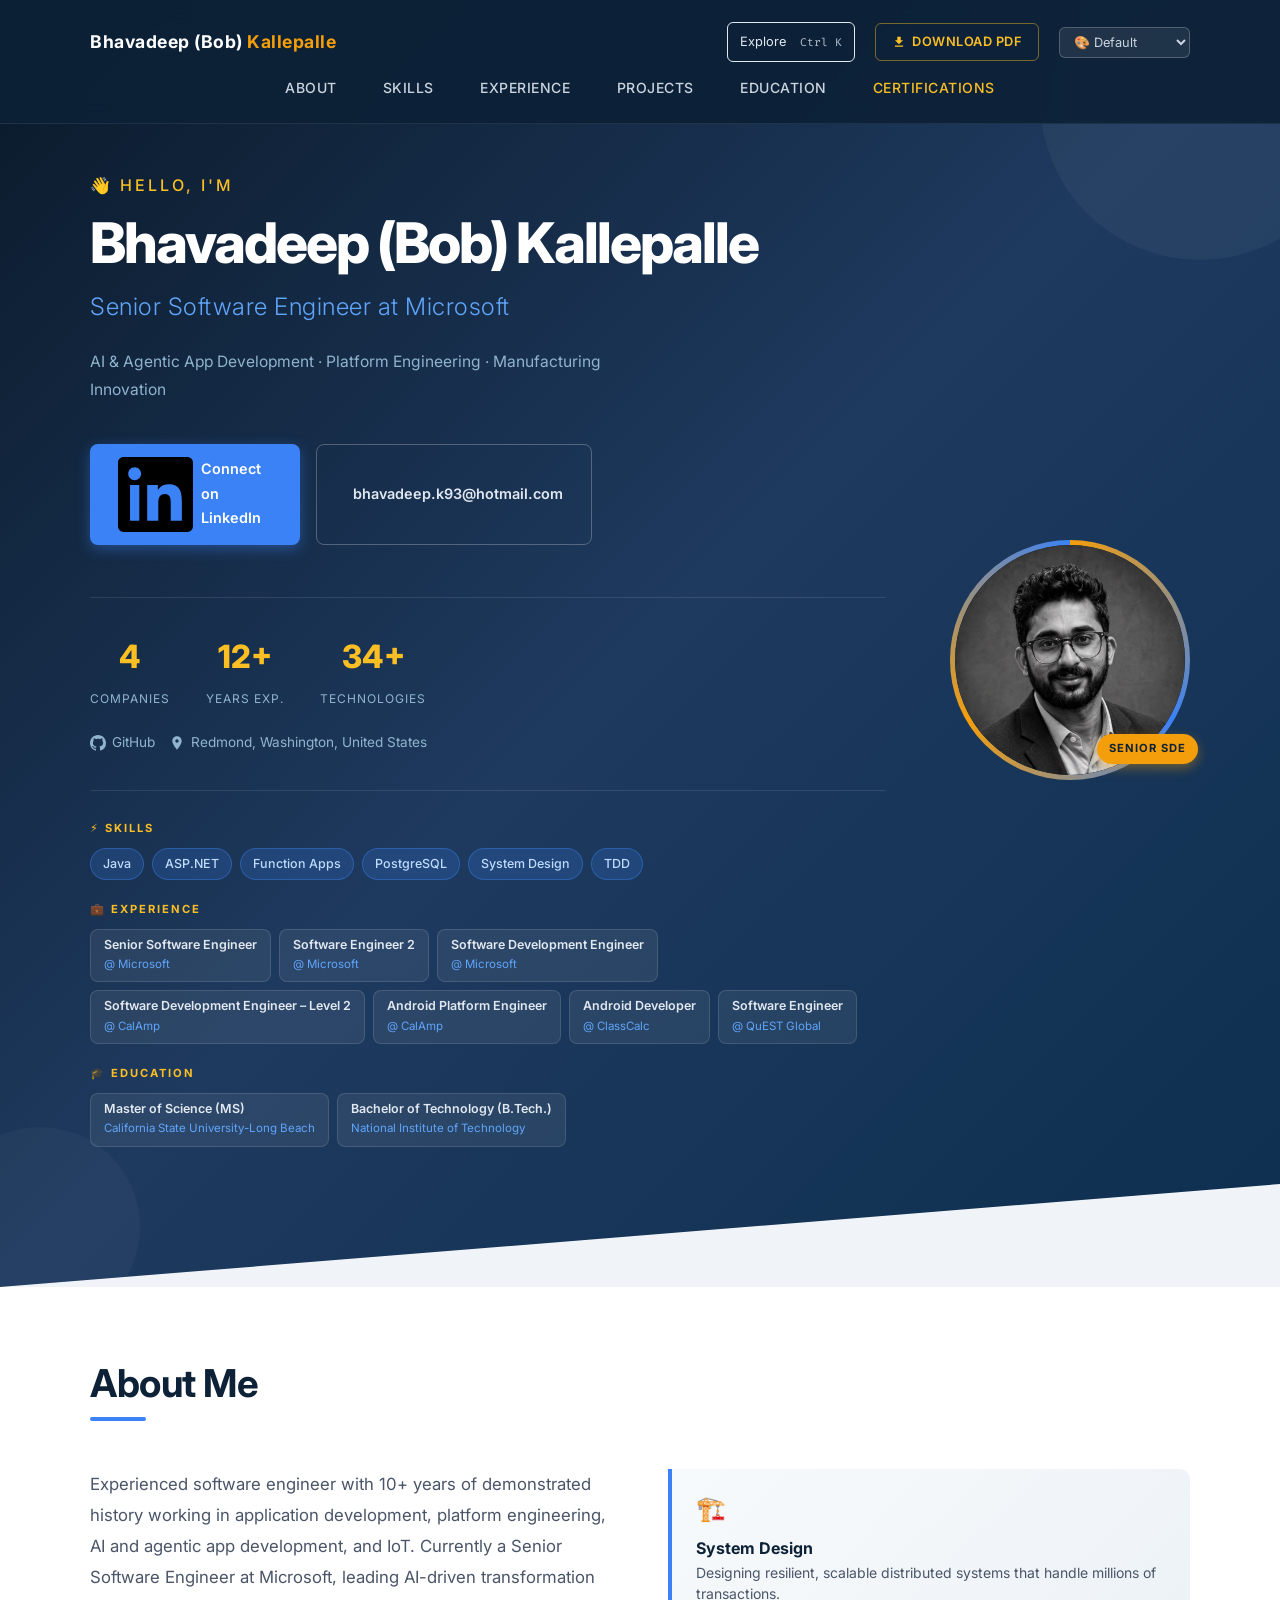
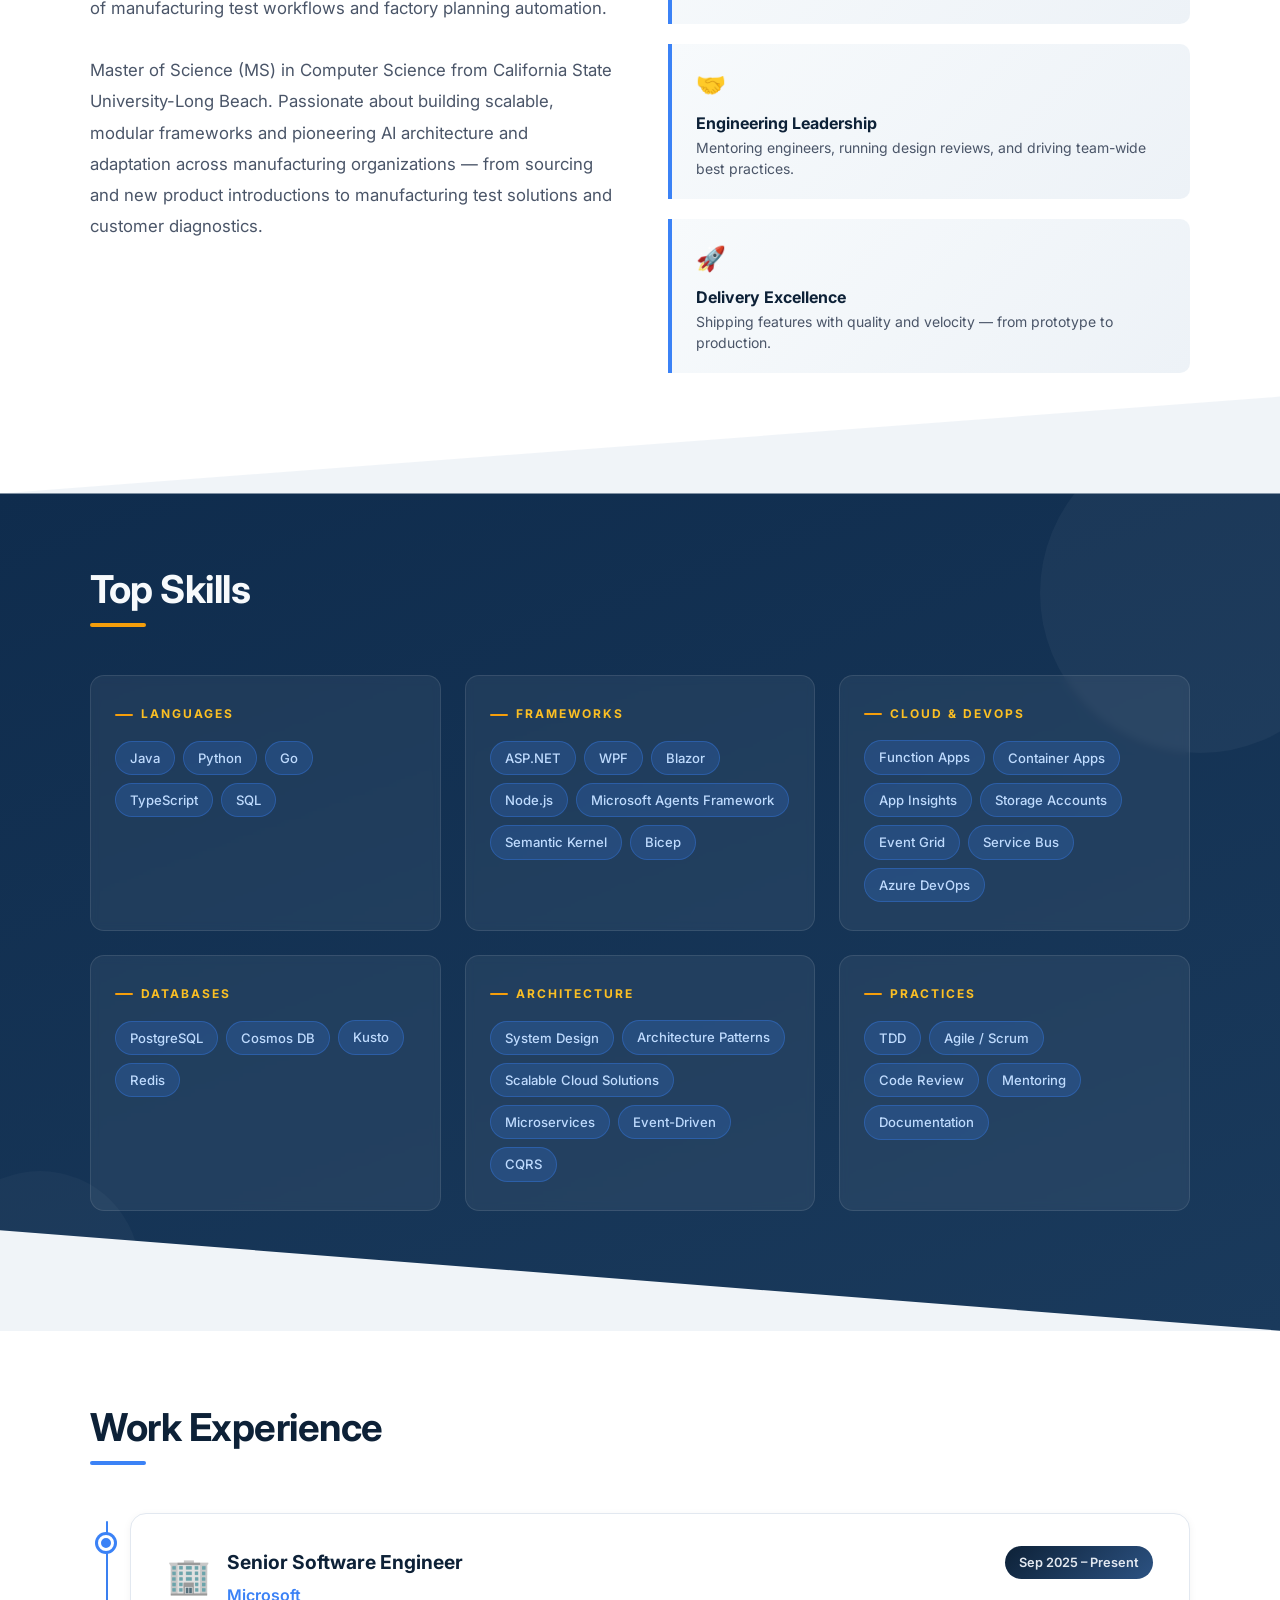
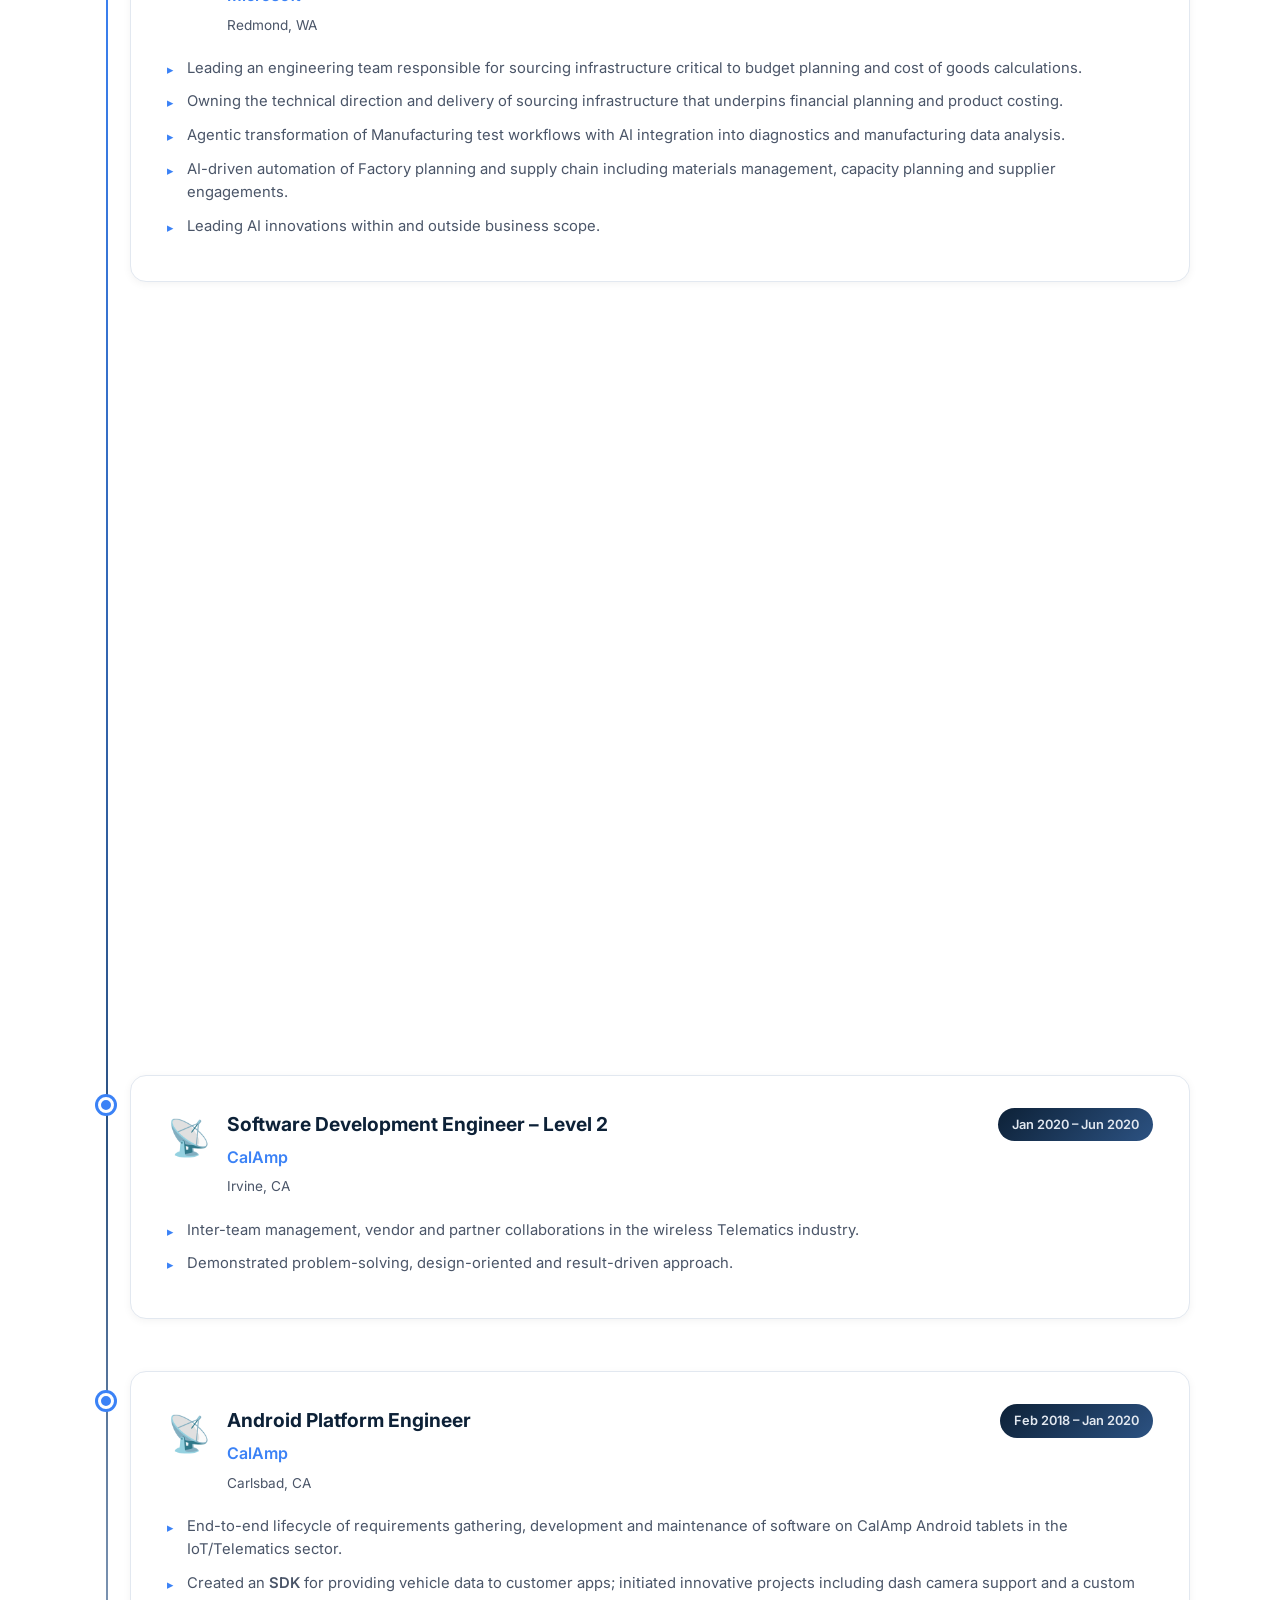
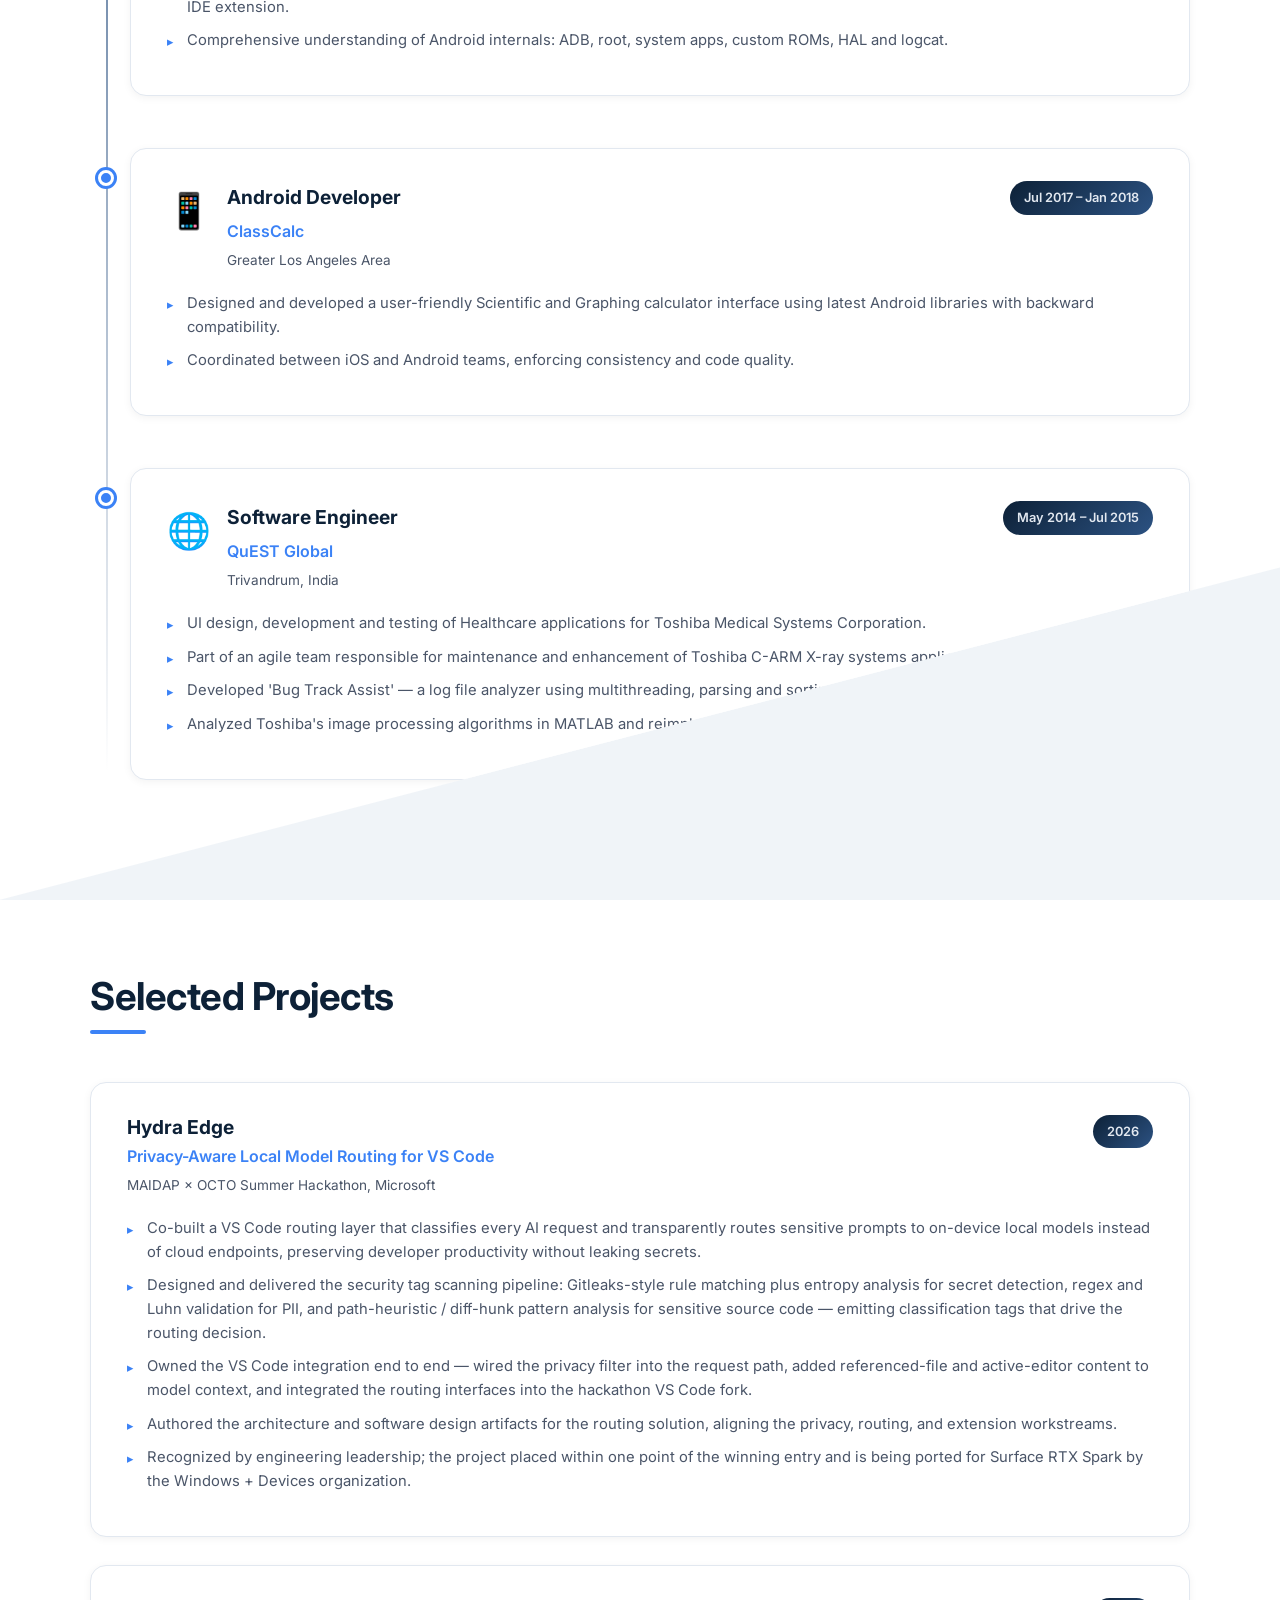
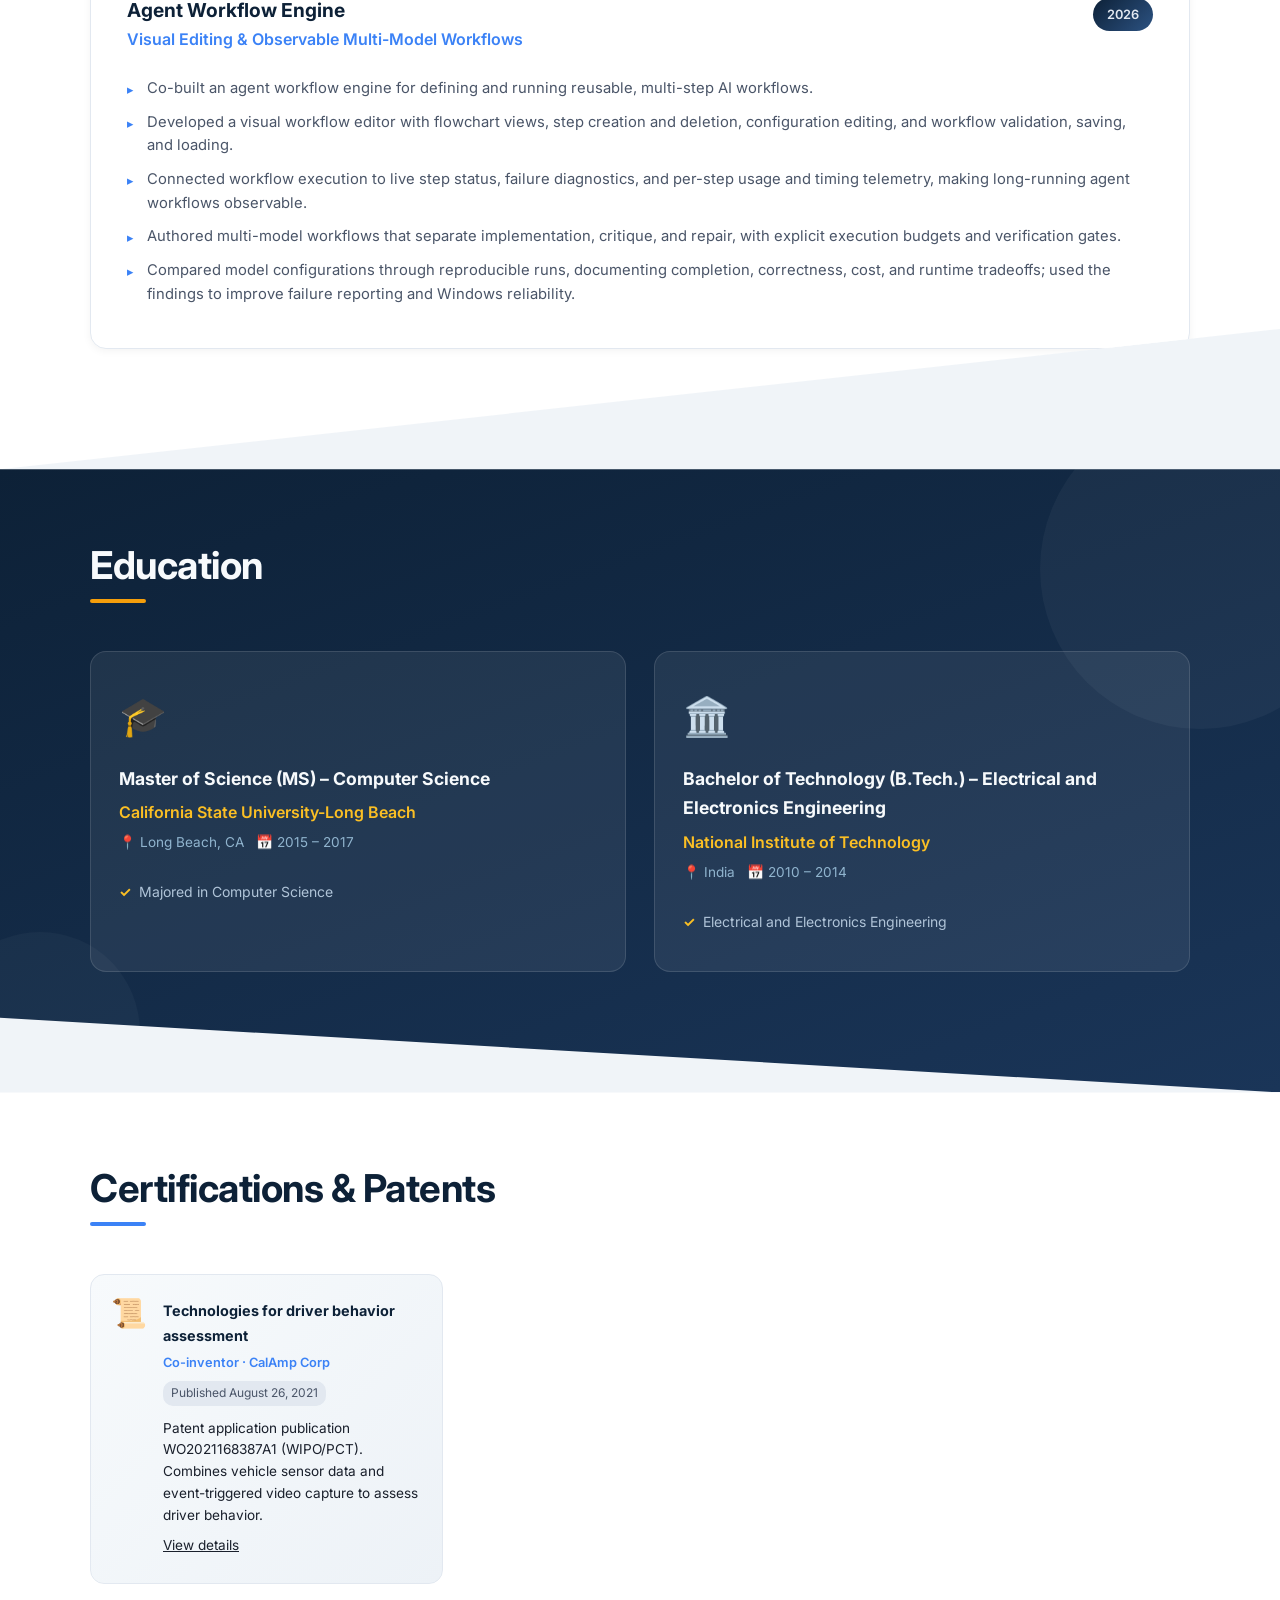
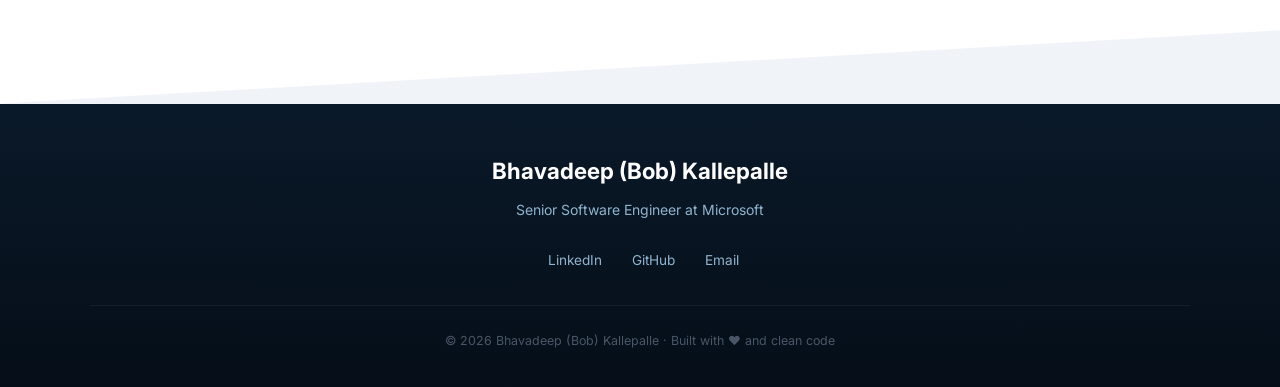
<file: index.html>
<!DOCTYPE html>
<html lang="en">
<head>
  <meta charset="UTF-8" />
  <meta name="viewport" content="width=device-width, initial-scale=1.0" />
  <title>Professional Portfolio</title>

  <!-- Apply saved theme early to prevent flash of unstyled content -->
  <script>(function(){var t=localStorage.getItem('portfolio-theme');if(t&&t!=='default')document.documentElement.setAttribute('data-theme',t);})();</script>

  <!-- Google Fonts -->
  <link rel="preconnect" href="https://fonts.googleapis.com" />
  <link rel="preconnect" href="https://fonts.gstatic.com" crossorigin />
  <link href="https://fonts.googleapis.com/css2?family=Inter:wght@300;400;500;600;700;800&family=Fira+Code:wght@400;500&family=Playfair+Display:ital,wght@0,700;0,900;1,400&display=swap" rel="stylesheet" />

  <link rel="stylesheet" href="styles.css" />
</head>
<body>

  <!-- ── Sticky Navigation ──────────────────────────────────── -->
  <nav id="nav" aria-label="Primary navigation">
    <!-- Populated by script.js -->
  </nav>

  <!-- ── Hero (Profile + Identity) ─────────────────────────── -->
  <section id="hero" class="ribbon ribbon-dark" aria-label="Introduction">
    <!-- Populated by script.js -->
  </section>

  <!-- ── About Me ───────────────────────────────────────────── -->
  <section id="about" class="ribbon ribbon-light ribbon-angled" aria-label="About me">
    <!-- Populated by script.js -->
  </section>

  <!-- ── Top Skills ─────────────────────────────────────────── -->
  <section id="skills" class="ribbon ribbon-dark ribbon-angled-reverse" aria-label="Skills">
    <!-- Populated by script.js -->
  </section>

  <!-- ── Work Experience ────────────────────────────────────── -->
  <section id="experience" class="ribbon ribbon-light ribbon-angled" aria-label="Work experience">
    <!-- Populated by script.js -->
  </section>

  <section id="projects" class="ribbon ribbon-light ribbon-angled" aria-label="Selected projects">
    <!-- Populated by script.js -->
  </section>

  <!-- ── Education ──────────────────────────────────────────── -->
  <section id="education" class="ribbon ribbon-dark ribbon-angled-reverse" aria-label="Education">
    <!-- Populated by script.js -->
  </section>

  <!-- ── Certifications ─────────────────────────────────────── -->
  <section id="certifications" class="ribbon ribbon-light ribbon-angled" aria-label="Certifications and patents">
    <!-- Populated by script.js -->
  </section>

  <!-- ── Footer ─────────────────────────────────────────────── -->
  <footer id="footer" aria-label="Footer">
    <!-- Populated by script.js -->
  </footer>

  <!-- Configuration & renderer (order matters) -->
  <script src="config.js?v=20261029"></script>
  <script src="script.js?v=20261029"></script>
</body>
</html>
</file>
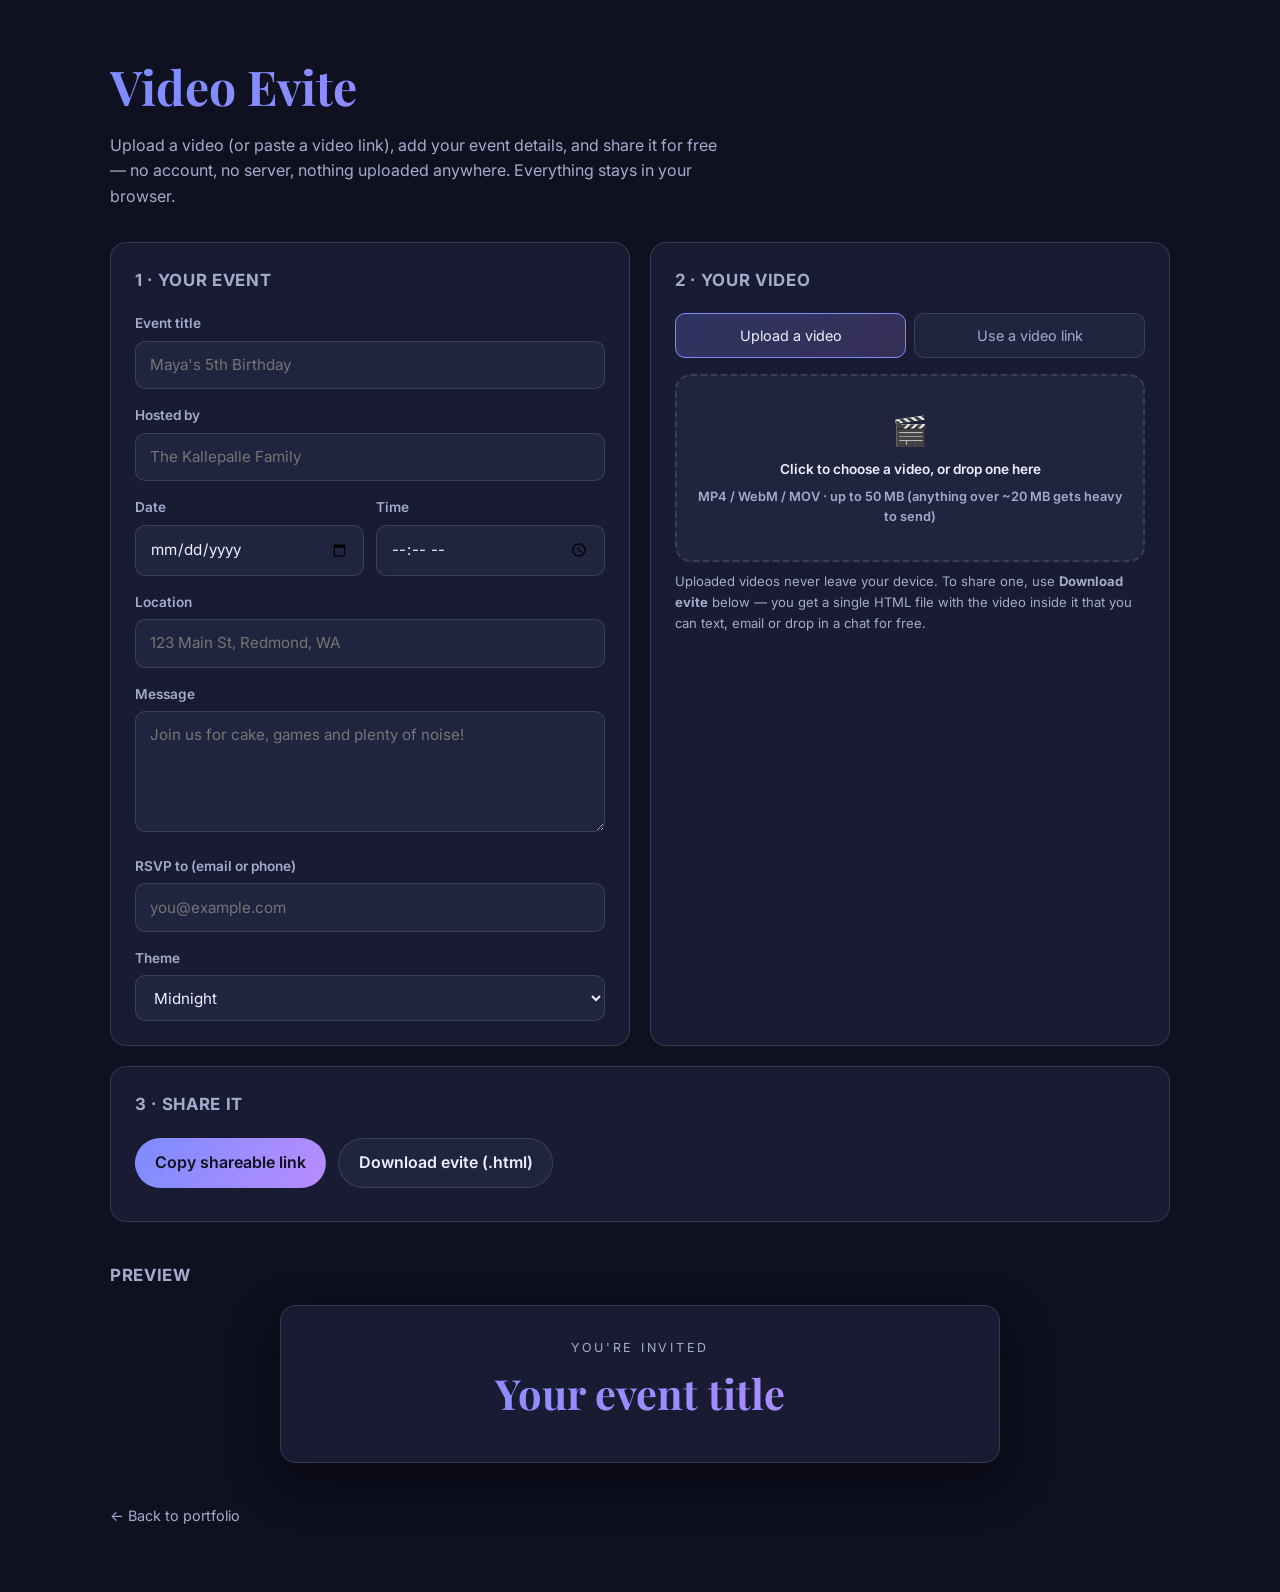
<file: evite.html>
<!DOCTYPE html>
<html lang="en">
<head>
  <meta charset="UTF-8" />
  <meta name="viewport" content="width=device-width, initial-scale=1.0" />
  <title>Video Evite</title>

  <link rel="preconnect" href="https://fonts.googleapis.com" />
  <link rel="preconnect" href="https://fonts.gstatic.com" crossorigin />
  <link href="https://fonts.googleapis.com/css2?family=Inter:wght@300;400;500;600;700;800&family=Playfair+Display:ital,wght@0,700;0,900;1,400&display=swap" rel="stylesheet" />

  <link rel="stylesheet" href="evite.css" />
</head>
<body>

  <!-- ── Guest view: shown when an evite is opened from a shared link ──────── -->
  <main id="evite-view" class="evite-view" hidden>
    <!-- Populated by evite.js -->
  </main>

  <!-- ── Builder view: create your evite ──────────────────────────────────── -->
  <main id="builder" class="builder">
    <header class="builder-header">
      <h1>Video Evite</h1>
      <p>Upload a video (or paste a video link), add your event details, and share it for free — no account, no server, nothing uploaded anywhere. Everything stays in your browser.</p>
    </header>

    <div class="builder-grid">
      <!-- Form -->
      <section class="card" aria-label="Event details">
        <h2>1 · Your event</h2>

        <label for="f-title">Event title</label>
        <input id="f-title" type="text" maxlength="80" placeholder="Maya's 5th Birthday" />

        <label for="f-host">Hosted by</label>
        <input id="f-host" type="text" maxlength="80" placeholder="The Kallepalle Family" />

        <div class="row">
          <div>
            <label for="f-date">Date</label>
            <input id="f-date" type="date" />
          </div>
          <div>
            <label for="f-time">Time</label>
            <input id="f-time" type="time" />
          </div>
        </div>

        <label for="f-location">Location</label>
        <input id="f-location" type="text" maxlength="120" placeholder="123 Main St, Redmond, WA" />

        <label for="f-message">Message</label>
        <textarea id="f-message" rows="4" maxlength="600" placeholder="Join us for cake, games and plenty of noise!"></textarea>

        <label for="f-rsvp">RSVP to (email or phone)</label>
        <input id="f-rsvp" type="text" maxlength="120" placeholder="you@example.com" />

        <label for="f-theme">Theme</label>
        <select id="f-theme">
          <option value="midnight">Midnight</option>
          <option value="sunset">Sunset</option>
          <option value="forest">Forest</option>
          <option value="rose">Rose</option>
        </select>
      </section>

      <!-- Video -->
      <section class="card" aria-label="Video">
        <h2>2 · Your video</h2>

        <div class="tabs">
          <button type="button" id="tab-upload" class="tab is-active" aria-pressed="true" aria-controls="panel-upload">Upload a video</button>
          <button type="button" id="tab-link" class="tab" aria-pressed="false" aria-controls="panel-link">Use a video link</button>
        </div>

        <div id="panel-upload" class="panel" aria-labelledby="tab-upload">
          <label for="f-file" class="dropzone" id="dropzone">
            <span class="dropzone-icon" aria-hidden="true">🎬</span>
            <span class="dropzone-text">Click to choose a video, or drop one here</span>
            <span class="dropzone-hint">MP4 / WebM / MOV · up to 50 MB (anything over ~20 MB gets heavy to send)</span>
          </label>
          <input id="f-file" type="file" accept="video/*" class="sr-only" />
          <p id="file-info" class="hint" role="status"></p>
          <p class="hint">
            Uploaded videos never leave your device. To share one, use
            <strong>Download evite</strong> below — you get a single HTML file with the video inside it
            that you can text, email or drop in a chat for free.
          </p>
        </div>

        <div id="panel-link" class="panel" hidden aria-labelledby="tab-link">
          <label for="f-url">Video link (YouTube, Vimeo, or a direct .mp4/.webm URL)</label>
          <input id="f-url" type="url" placeholder="https://www.youtube.com/watch?v=..." />
          <p class="hint">A video link is the easiest way to share: it fits inside the shareable link below.</p>
        </div>
      </section>
    </div>

    <!-- Share -->
    <section class="card share-card" aria-label="Share">
      <h2>3 · Share it</h2>
      <div class="share-actions">
        <button type="button" id="btn-link" class="btn btn-primary">Copy shareable link</button>
        <button type="button" id="btn-download" class="btn">Download evite (.html)</button>
        <button type="button" id="btn-share" class="btn" hidden>Share…</button>
      </div>
      <p id="share-status" class="hint" role="status" aria-live="polite"></p>
      <input id="share-link" class="share-link" type="text" readonly hidden aria-label="Shareable link" />
    </section>

    <!-- Preview -->
    <section class="preview-wrap" aria-label="Preview">
      <h2 class="preview-title">Preview</h2>
      <div id="preview" class="evite-view preview"></div>
    </section>

    <footer class="builder-footer">
      <a href="index.html">← Back to portfolio</a>
    </footer>
  </main>

  <script src="evite.js?v=20260924"></script>
</body>
</html>
</file>
<file: styles.css>
/* ============================================================
   Professional Portfolio — Styles
   ============================================================ */

/* ── Reset & Base ─────────────────────────────────────────── */
*, *::before, *::after { box-sizing: border-box; margin: 0; padding: 0; }

:root {
  /* Primary palette */
  --navy:        #0d2137;
  --navy-mid:    #1e3a5f;
  --navy-light:  #2c5282;
  --accent:      #3b82f6;
  --accent-glow: #60a5fa;
  --gold:        #f59e0b;
  --gold-light:  #fbbf24;

  /* Neutrals */
  --bg:          #f0f4f8;
  --surface:     #ffffff;
  --text:        #1a202c;
  --text-muted:  #4a5568;
  --border:      #e2e8f0;

  /* Ribbon colours (one per section) */
  --ribbon-hero:    var(--navy);
  --ribbon-about:   #1a365d;
  --ribbon-skills:  #0f2c4d;
  --ribbon-exp:     #152a45;
  --ribbon-edu:     #1e3a5f;
  --ribbon-certs:   #0d2137;
  --ribbon-footer:  #0a1929;

  /* Typography */
  --font-sans:  'Inter', system-ui, -apple-system, sans-serif;
  --font-mono:  'Fira Code', 'Cascadia Code', monospace;

  /* Transitions */
  --transition: 0.3s ease;
  --nav-height: 148px;
}

html { font-size: 16px; }
@media (prefers-reduced-motion: no-preference) { html { scroll-behavior: smooth; } }

body {
  font-family: var(--font-sans);
  background: var(--bg);
  color: var(--text);
  line-height: 1.7;
  overflow-x: hidden;
}

/* ── Typography helpers ───────────────────────────────────── */
h1, h2, h3, h4 { line-height: 1.25; font-weight: 700; }
a { color: var(--accent); text-decoration: none; transition: color var(--transition); }
a:hover { color: var(--accent-glow); }
strong { font-weight: 600; }

/* ── Ribbon base ──────────────────────────────────────────── */
.ribbon {
  position: relative;
  overflow: hidden;
  padding: 72px 0 80px;
}

/* Diagonal decorative stripe on every ribbon */
.ribbon::before {
  content: "";
  position: absolute;
  top: -60px; right: -80px;
  width: 320px; height: 320px;
  border-radius: 50%;
  background: rgba(255,255,255,0.04);
  pointer-events: none;
}
.ribbon::after {
  content: "";
  position: absolute;
  bottom: -40px; left: -60px;
  width: 200px; height: 200px;
  border-radius: 50%;
  background: rgba(255,255,255,0.03);
  pointer-events: none;
}

/* Angled bottom edge for ribbon effect */
.ribbon-angled {
  clip-path: polygon(0 0, 100% 0, 100% 88%, 0 100%);
  padding-bottom: 120px;
}
.ribbon-angled-reverse {
  clip-path: polygon(0 0, 100% 0, 100% 100%, 0 88%);
  padding-bottom: 120px;
}

/* Light ribbon (white background sections) */
.ribbon-light {
  background: var(--surface);
  color: var(--text);
}
.ribbon-light .section-title { color: var(--navy); }
.ribbon-light .section-title::after { background: var(--accent); }

/* Dark ribbon */
.ribbon-dark {
  color: #e2e8f0;
}
.ribbon-dark .section-title { color: #f7fafc; }
.ribbon-dark .section-title::after { background: var(--gold); }

.container {
  width: min(1100px, 90vw);
  margin: 0 auto;
}

/* ── Section titles ───────────────────────────────────────── */
.section-title {
  font-size: clamp(1.75rem, 3vw, 2.5rem);
  margin-bottom: 48px;
  position: relative;
  display: inline-block;
  letter-spacing: -0.5px;
}
.section-title::after {
  content: "";
  display: block;
  width: 56px; height: 4px;
  border-radius: 2px;
  margin-top: 10px;
}

/* ── Sticky Nav ───────────────────────────────────────────── */
#nav {
  position: fixed; top: 0; left: 0; right: 0; z-index: 100;
  background: rgba(13,33,55,0.92);
  backdrop-filter: blur(12px);
  -webkit-backdrop-filter: blur(12px);
  padding: 22px 0;
  border-bottom: 1px solid rgba(255,255,255,0.08);
  transition: box-shadow var(--transition);
}
#nav.scrolled { box-shadow: 0 4px 24px rgba(0,0,0,0.35); }

.nav-inner {
  display: flex;
  flex-wrap: wrap;
  gap: 12px 20px;
  align-items: center;
  justify-content: space-between;
  width: min(1100px, 90vw);
  margin: 0 auto;
}
.nav-logo {
  margin-right: auto;
  font-size: 1.1rem;
  font-weight: 700;
  color: #fff;
  letter-spacing: 0.5px;
}
.nav-logo span { color: var(--gold); }

.nav-links {
  display: flex;
  flex-basis: 100%;
  justify-content: center;
  gap: clamp(16px, 3vw, 40px);
  list-style: none;
}
.nav-links a {
  color: #cbd5e0;
  font-size: 0.875rem;
  font-weight: 500;
  letter-spacing: 0.5px;
  text-transform: uppercase;
  padding: 6px 4px;
  transition: color var(--transition);
}
.nav-links a:hover,
.nav-links a.active { color: var(--gold-light); }

.nav-resume-btn {
  display: inline-flex;
  align-items: center;
  gap: 6px;
  padding: 7px 16px;
  border-radius: 6px;
  font-size: 0.8rem;
  font-weight: 600;
  color: var(--gold-light);
  border: 1.5px solid rgba(245,191,36,0.45);
  text-transform: uppercase;
  letter-spacing: 0.5px;
  transition: all var(--transition);
  white-space: nowrap;
}
.nav-resume-btn:hover {
  background: var(--gold);
  border-color: var(--gold);
  color: var(--navy);
  transform: translateY(-1px);
}
.nav-resume-btn svg { width: 14px; height: 14px; fill: currentColor; }

/* ── Hero ─────────────────────────────────────────────────── */
#hero {
  background: linear-gradient(135deg, #0a1929 0%, #1e3a5f 50%, #0d2f4f 100%);
  min-height: 100vh;
  display: flex;
  align-items: center;
  padding-top: calc(var(--nav-height) + 48px);
  clip-path: polygon(0 0, 100% 0, 100% 92%, 0 100%);
  padding-bottom: 140px;
}

.hero-inner {
  display: grid;
  grid-template-columns: 1fr auto;
  align-items: center;
  gap: 64px;
}

.hero-greeting {
  font-size: 1rem;
  font-weight: 500;
  color: var(--gold-light);
  text-transform: uppercase;
  letter-spacing: 3px;
  margin-bottom: 14px;
}
.hero-name {
  font-size: clamp(2rem, 4.5vw, 3.5rem);
  font-weight: 800;
  color: #ffffff;
  letter-spacing: -2px;
  line-height: 1.1;
  margin-bottom: 12px;
}
.hero-title {
  font-size: clamp(1.1rem, 2.5vw, 1.5rem);
  font-weight: 300;
  color: var(--accent-glow);
  margin-bottom: 20px;
  letter-spacing: 0.5px;
}
.hero-tagline {
  font-size: 0.975rem;
  color: #90b4ce;
  margin-bottom: 40px;
  max-width: 520px;
  line-height: 1.8;
}

.hero-cta {
  display: flex;
  gap: 16px;
  flex-wrap: wrap;
}
.btn {
  display: inline-flex;
  align-items: center;
  gap: 8px;
  padding: 13px 28px;
  border-radius: 8px;
  font-size: 0.9rem;
  font-weight: 600;
  cursor: pointer;
  transition: all var(--transition);
  border: none;
  text-decoration: none;
}
.btn-primary {
  background: var(--accent);
  color: #fff;
  box-shadow: 0 4px 14px rgba(59,130,246,0.4);
}
.btn-primary:hover {
  background: #2563eb;
  transform: translateY(-2px);
  box-shadow: 0 8px 20px rgba(59,130,246,0.5);
  color: #fff;
}
.btn-outline {
  background: transparent;
  color: #e2e8f0;
  border: 1.5px solid rgba(255,255,255,0.25);
}
.btn-outline:hover {
  border-color: var(--gold-light);
  color: var(--gold-light);
  transform: translateY(-2px);
}

.hero-stats {
  display: flex;
  gap: 36px;
  margin-top: 52px;
  padding-top: 32px;
  border-top: 1px solid rgba(255,255,255,0.1);
}
.stat-item { text-align: center; }
.stat-number {
  font-size: 2rem;
  font-weight: 800;
  color: var(--gold-light);
  display: block;
}
.stat-label {
  font-size: 0.75rem;
  color: #90b4ce;
  text-transform: uppercase;
  letter-spacing: 1px;
}

/* ── Hero Highlights strip ────────────────────────────────── */
.hero-highlights {
  display: flex;
  flex-direction: column;
  gap: 20px;
  margin-top: 36px;
  padding-top: 28px;
  border-top: 1px solid rgba(255,255,255,0.1);
}
.hero-hl-block { display: flex; flex-direction: column; gap: 10px; }
.hero-hl-label {
  font-size: 0.7rem;
  font-weight: 700;
  text-transform: uppercase;
  letter-spacing: 2px;
  color: var(--gold-light);
}
.hero-hl-tags {
  display: flex;
  flex-wrap: wrap;
  gap: 8px;
  align-items: flex-start;
}
.hero-hl-tag {
  padding: 4px 12px;
  border-radius: 20px;
  font-size: 0.78rem;
  font-weight: 500;
  white-space: nowrap;
}
.hero-hl-tag--skill {
  background: rgba(59,130,246,0.2);
  border: 1px solid rgba(59,130,246,0.4);
  color: #bfdbfe;
}
.hero-hl-exp-item {
  display: flex;
  flex-direction: column;
  background: rgba(255,255,255,0.07);
  border: 1px solid rgba(255,255,255,0.12);
  border-radius: 8px;
  padding: 7px 13px;
  transition: background var(--transition);
}
.hero-hl-exp-item:hover { background: rgba(255,255,255,0.12); }
.hero-hl-exp-role {
  font-size: 0.78rem;
  font-weight: 600;
  color: #e2e8f0;
  line-height: 1.3;
}
.hero-hl-exp-company {
  font-size: 0.72rem;
  color: var(--accent-glow);
  margin-top: 2px;
}

/* ── Profile Picture ──────────────────────────────────────── */
.profile-wrapper {
  position: relative;
  flex-shrink: 0;
}
.profile-ring {
  width: 240px; height: 240px;
  border-radius: 50%;
  padding: 5px;
  background: conic-gradient(var(--gold) 0deg, var(--accent) 120deg, var(--gold) 240deg, var(--accent) 360deg);
  animation: spin 8s linear infinite;
}
@keyframes spin { to { transform: rotate(360deg); } }
@media (prefers-reduced-motion: reduce) {
  .profile-ring { animation: none; }
}

.profile-ring-inner {
  width: 100%; height: 100%;
  border-radius: 50%;
  overflow: hidden;
  background: var(--navy);
  display: flex;
  align-items: center;
  justify-content: center;
}
.profile-img {
  width: 100%; height: 100%;
  object-fit: cover;
  border-radius: 50%;
  animation: spin-reverse 8s linear infinite;
}
@keyframes spin-reverse { to { transform: rotate(-360deg); } }
@media (prefers-reduced-motion: reduce) {
  .profile-img { animation: none; }
}

.profile-badge {
  position: absolute;
  bottom: 16px; right: -8px;
  background: var(--gold);
  color: var(--navy);
  font-size: 0.7rem;
  font-weight: 700;
  padding: 5px 12px;
  border-radius: 20px;
  text-transform: uppercase;
  letter-spacing: 1px;
  box-shadow: 0 4px 12px rgba(245,158,11,0.4);
  white-space: nowrap;
}

.social-links {
  display: flex;
  gap: 14px;
  margin-top: 0;
}
.social-link {
  display: inline-flex;
  align-items: center;
  gap: 6px;
  color: #90b4ce;
  font-size: 0.85rem;
  transition: color var(--transition);
}
.social-link:hover { color: var(--gold-light); }
.social-link svg { width: 16px; height: 16px; fill: currentColor; }

/* ── About ────────────────────────────────────────────────── */
#about {
  background: var(--surface);
  color: var(--text);
}
.about-grid {
  display: grid;
  grid-template-columns: 1fr 1fr;
  gap: 56px;
  align-items: start;
}
.about-text p {
  color: var(--text-muted);
  font-size: 1.05rem;
  line-height: 1.85;
}
.about-highlights {
  display: flex;
  flex-direction: column;
  gap: 20px;
}
.highlight-card {
  background: linear-gradient(135deg, #f7fafc, #edf2f7);
  border-left: 4px solid var(--accent);
  border-radius: 0 10px 10px 0;
  padding: 20px 24px;
  transition: transform var(--transition), box-shadow var(--transition);
}
.highlight-card:hover {
  transform: translateX(6px);
  box-shadow: 0 4px 16px rgba(0,0,0,0.08);
}
.highlight-card h4 {
  color: var(--navy);
  font-size: 1rem;
  margin-bottom: 4px;
}
.highlight-card p {
  color: var(--text-muted);
  font-size: 0.875rem;
  line-height: 1.5;
}
.highlight-icon {
  font-size: 1.5rem;
  margin-bottom: 8px;
  display: block;
}

/* ── Skills ───────────────────────────────────────────────── */
#skills {
  background: linear-gradient(160deg, #0f2c4d 0%, #1a3a5c 100%);
}
.skills-grid {
  display: grid;
  grid-template-columns: repeat(auto-fill, minmax(280px, 1fr));
  gap: 24px;
}
.skill-card {
  background: rgba(255,255,255,0.06);
  border: 1px solid rgba(255,255,255,0.1);
  border-radius: 14px;
  padding: 28px 24px;
  transition: transform var(--transition), background var(--transition), box-shadow var(--transition);
  backdrop-filter: blur(4px);
}
.skill-card:hover {
  transform: translateY(-6px);
  background: rgba(255,255,255,0.1);
  box-shadow: 0 12px 32px rgba(0,0,0,0.3);
}
.skill-category {
  font-size: 0.75rem;
  font-weight: 700;
  text-transform: uppercase;
  letter-spacing: 2px;
  color: var(--gold-light);
  margin-bottom: 16px;
  display: flex;
  align-items: center;
  gap: 8px;
}
.skill-category::before {
  content: "";
  display: inline-block;
  width: 18px; height: 2px;
  background: var(--gold);
  border-radius: 1px;
}
.skill-pills {
  display: flex;
  flex-wrap: wrap;
  gap: 8px;
}
.pill {
  background: rgba(59,130,246,0.2);
  border: 1px solid rgba(59,130,246,0.35);
  color: #bfdbfe;
  padding: 5px 14px;
  border-radius: 20px;
  font-size: 0.82rem;
  font-weight: 500;
  transition: all var(--transition);
}
.pill:hover {
  background: var(--accent);
  border-color: var(--accent);
  color: #fff;
  transform: scale(1.05);
}

/* ── Experience ───────────────────────────────────────────── */
#experience { background: var(--surface); }

.timeline {
  position: relative;
  padding-left: 40px;
}
.timeline::before {
  content: "";
  position: absolute;
  left: 16px; top: 8px; bottom: 8px;
  width: 2px;
  background: linear-gradient(to bottom, var(--accent), var(--navy-light), transparent);
  border-radius: 1px;
}

.timeline-item {
  position: relative;
  margin-bottom: 52px;
}
.timeline-item:last-child { margin-bottom: 0; }

/* Timeline dot */
.timeline-item::before {
  content: "";
  position: absolute;
  left: -32px; top: 22px;
  width: 16px; height: 16px;
  background: var(--accent);
  border: 3px solid var(--surface);
  border-radius: 50%;
  box-shadow: 0 0 0 3px var(--accent);
  z-index: 1;
}

.exp-card {
  background: #fff;
  border: 1px solid var(--border);
  border-radius: 16px;
  padding: 32px 36px;
  box-shadow: 0 2px 8px rgba(0,0,0,0.05);
  transition: box-shadow var(--transition), transform var(--transition);
}
.exp-card:hover {
  box-shadow: 0 8px 24px rgba(0,0,0,0.1);
  transform: translateY(-3px);
}
.exp-header {
  display: flex;
  align-items: flex-start;
  justify-content: space-between;
  margin-bottom: 20px;
  gap: 16px;
  flex-wrap: wrap;
}
.exp-logo {
  font-size: 2.2rem;
  margin-right: 16px;
  flex-shrink: 0;
}
.exp-meta { flex: 1; }
.exp-role {
  font-size: 1.2rem;
  font-weight: 700;
  color: var(--navy);
  margin-bottom: 4px;
}
.exp-company {
  font-size: 1rem;
  font-weight: 600;
  color: var(--accent);
  margin-bottom: 4px;
}
.exp-location {
  font-size: 0.85rem;
  color: var(--text-muted);
}
.exp-period {
  background: linear-gradient(135deg, var(--navy), var(--navy-light));
  color: #e2e8f0;
  padding: 6px 14px;
  border-radius: 20px;
  font-size: 0.8rem;
  font-weight: 600;
  white-space: nowrap;
}

.exp-highlights { padding-left: 0; list-style: none; }
.exp-highlights li {
  position: relative;
  padding-left: 20px;
  margin-bottom: 10px;
  font-size: 0.925rem;
  color: var(--text-muted);
  line-height: 1.6;
}
.exp-highlights li::before {
  content: "▸";
  position: absolute;
  left: 0;
  color: var(--accent);
  font-size: 0.8rem;
  top: 3px;
}

.projects-list {
  display: grid;
  gap: 28px;
}
.project-card .exp-meta {
  min-width: 0;
  overflow-wrap: anywhere;
}

/* ── Education ────────────────────────────────────────────── */
#education {
  background: linear-gradient(160deg, #0d2137 0%, #1a3558 100%);
}
.edu-grid {
  display: grid;
  grid-template-columns: repeat(auto-fill, minmax(400px, 1fr));
  gap: 28px;
}
.edu-card {
  background: rgba(255,255,255,0.07);
  border: 1px solid rgba(255,255,255,0.12);
  border-radius: 16px;
  padding: 32px 28px;
  transition: transform var(--transition), background var(--transition);
}
.edu-card:hover {
  transform: translateY(-6px);
  background: rgba(255,255,255,0.11);
}
.edu-logo { font-size: 2.4rem; margin-bottom: 14px; display: block; }
.edu-degree {
  font-size: 1.1rem;
  font-weight: 700;
  color: #f7fafc;
  margin-bottom: 6px;
}
.edu-institution {
  font-size: 1rem;
  font-weight: 600;
  color: var(--gold-light);
  margin-bottom: 4px;
}
.edu-meta {
  font-size: 0.85rem;
  color: #90b4ce;
  margin-bottom: 20px;
  display: flex;
  gap: 12px;
  flex-wrap: wrap;
}
.edu-details { list-style: none; padding: 0; }
.edu-details li {
  font-size: 0.875rem;
  color: #b0c4d8;
  padding: 6px 0;
  border-bottom: 1px solid rgba(255,255,255,0.07);
  display: flex;
  align-items: center;
  gap: 8px;
}
.edu-details li:last-child { border-bottom: none; }
.edu-details li::before {
  content: "✓";
  color: var(--gold-light);
  font-weight: 700;
  flex-shrink: 0;
}

/* ── Certifications ───────────────────────────────────────── */
#certifications {
  background: var(--surface);
}
.certs-grid {
  display: grid;
  grid-template-columns: repeat(auto-fill, minmax(280px, 1fr));
  gap: 20px;
}
.cert-card {
  background: linear-gradient(135deg, #f7fafc, #edf2f7);
  border: 1px solid var(--border);
  border-radius: 14px;
  padding: 24px 20px;
  display: flex;
  align-items: flex-start;
  gap: 16px;
  transition: transform var(--transition), box-shadow var(--transition);
}
.cert-card:hover {
  transform: translateY(-4px);
  box-shadow: 0 8px 24px rgba(0,0,0,0.09);
}
.cert-icon {
  font-size: 1.8rem;
  flex-shrink: 0;
  line-height: 1;
}
.cert-name {
  font-size: 0.9rem;
  font-weight: 700;
  color: var(--navy);
  margin-bottom: 4px;
}
.cert-issuer {
  font-size: 0.8rem;
  color: var(--accent);
  font-weight: 600;
  margin-bottom: 4px;
}
.cert-year {
  font-size: 0.75rem;
  color: var(--text-muted);
  background: #e2e8f0;
  padding: 2px 8px;
  border-radius: 10px;
  display: inline-block;
}

.cert-description {
  margin-top: 12px;
  font-size: 0.85rem;
  line-height: 1.6;
}
.cert-link {
  display: inline-block;
  margin-top: 8px;
  font-size: 0.85rem;
  color: inherit;
  text-decoration: underline;
}

/* ── Footer ───────────────────────────────────────────────── */
#footer {
  background: linear-gradient(180deg, #0a1929, #050e18);
  color: #90b4ce;
  padding: 48px 0 36px;
  text-align: center;
}
.footer-name {
  font-size: 1.4rem;
  font-weight: 700;
  color: #fff;
  margin-bottom: 8px;
}
.footer-tagline {
  font-size: 0.875rem;
  margin-bottom: 28px;
}
.footer-links {
  display: flex;
  justify-content: center;
  gap: 24px;
  margin-bottom: 32px;
  flex-wrap: wrap;
}
.footer-links a {
  color: #90b4ce;
  font-size: 0.85rem;
  display: flex;
  align-items: center;
  gap: 6px;
  transition: color var(--transition);
}
.footer-links a:hover { color: var(--gold-light); }
.footer-copy {
  font-size: 0.78rem;
  color: #4a5568;
  border-top: 1px solid rgba(255,255,255,0.06);
  padding-top: 24px;
  margin-top: 8px;
}

/* ── Scroll-in animation ──────────────────────────────────── */
.fade-up {
  opacity: 0;
  transform: translateY(32px);
  transition: opacity 0.6s ease, transform 0.6s ease;
}
.fade-up.visible {
  opacity: 1;
  transform: translateY(0);
}

section, .skill-card, .exp-card, .edu-card, .cert-card {
  scroll-margin-top: calc(var(--nav-height) + 24px);
}
.nav-jump {
  display: inline-flex;
  align-items: center;
  gap: 14px;
  min-height: 40px;
  padding: 8px 12px;
  border: 1px solid currentColor;
  border-radius: 6px;
  background: transparent;
  color: #e2e8f0;
  font: inherit;
  font-size: 0.8rem;
  cursor: pointer;
}
.nav-jump kbd {
  font: 0.7rem var(--font-mono);
  opacity: 0.8;
}
.nav-jump:hover { color: var(--gold-light); }
.nav-jump:focus-visible, .navigator-close:focus-visible, .navigator-result:focus-visible,
.navigator-search:focus-visible {
  outline: 2px solid var(--accent);
  outline-offset: 4px;
}
.work-navigator {
  width: min(640px, calc(100vw - 32px));
  max-height: calc(100dvh - 48px);
  margin: 8vh auto auto;
  padding: 28px;
  border: 1px solid var(--border);
  border-radius: 14px;
  background: var(--surface);
  color: var(--text);
  box-shadow: 0 24px 80px rgba(0,0,0,0.28);
  overflow: auto;
}
.work-navigator::backdrop { background: rgba(5,14,24,0.72); }
.navigator-header {
  display: flex;
  align-items: center;
  justify-content: space-between;
  gap: 20px;
  margin-bottom: 24px;
}
.navigator-header h2 {
  font-size: clamp(1.1rem, 3vw, 1.4rem);
  letter-spacing: -0.02em;
}
.navigator-close {
  min-height: 44px;
  padding: 8px;
  border: 0;
  background: transparent;
  color: var(--text-muted);
  font: inherit;
  font-size: 0.8rem;
  cursor: pointer;
}
.navigator-label { display: block; font-size: 0.8rem; margin-bottom: 8px; }
.navigator-search {
  width: 100%;
  min-height: 48px;
  padding: 12px;
  border: 1px solid var(--border);
  border-radius: 6px;
  background: var(--surface);
  color: var(--text);
  font: inherit;
  font-size: 1rem;
}
.navigator-search::placeholder { color: var(--text-muted); opacity: 1; }
.navigator-results {
  max-height: 48dvh;
  overflow-y: auto;
  overscroll-behavior: contain;
  list-style: none;
  margin-top: 20px;
  padding: 4px;
}
.navigator-result {
  display: flex;
  flex-direction: column;
  gap: 3px;
  padding: 12px;
  border-radius: 6px;
  color: var(--text);
}
.navigator-result:hover, .navigator-result:focus-visible {
  background: var(--bg);
  color: var(--text);
}
.navigator-name { font-size: 0.9rem; font-weight: 600; }
.navigator-detail { font-size: 0.78rem; color: var(--text-muted); }
.navigator-status {
  margin-top: 16px;
  padding-top: 16px;
  border-top: 1px solid var(--border);
  font-size: 0.72rem;
  color: var(--text-muted);
}
@media (prefers-reduced-motion: no-preference) {
  .work-navigator[open] { animation: navigator-open 180ms cubic-bezier(0.16, 1, 0.3, 1); }
  @keyframes navigator-open {
    from { opacity: 0.7; transform: translateY(-8px); }
    to { opacity: 1; transform: translateY(0); }
  }
}

/* ── Responsive ───────────────────────────────────────────── */
@media (max-width: 900px) {
  .hero-inner { grid-template-columns: 1fr; gap: 40px; }
  .profile-wrapper { justify-self: center; }
  .about-grid { grid-template-columns: 1fr; gap: 36px; }
  .edu-grid { grid-template-columns: 1fr; }
}

@media (max-width: 640px) {
  .ribbon { padding: 56px 0 64px; }
  .ribbon-angled,
  .ribbon-angled-reverse { clip-path: none; padding-bottom: 64px; }
  .hero-stats { gap: 20px; flex-wrap: wrap; }
  .exp-header { flex-direction: column; }
  .nav-links { display: none; }
  .nav-logo { flex-basis: 100%; }
  .nav-inner { gap: 10px 12px; }
  .nav-jump { min-height: 44px; margin-right: auto; }
  .nav-jump kbd { display: none; }
  .nav-resume-btn { min-height: 44px; padding: 7px 10px; }
  .theme-switcher select { min-height: 44px; }
  .work-navigator { padding: 20px; margin-top: 24px; }
}

/* ── Theme Switcher ───────────────────────────────────────────── */
.theme-switcher { display: flex; align-items: center; }
.theme-switcher select {
  background: rgba(255,255,255,0.08);
  color: #cbd5e0;
  border: 1.5px solid rgba(255,255,255,0.22);
  border-radius: 6px;
  padding: 6px 10px;
  font-size: 0.8rem;
  font-family: var(--font-sans);
  cursor: pointer;
  outline: none;
  transition: background var(--transition), border-color var(--transition), color var(--transition);
}
.theme-switcher select:hover {
  background: rgba(255,255,255,0.14);
  border-color: var(--gold-light);
  color: var(--gold-light);
}

/* ── Theme: Newspaper ─────────────────────────────────────────── */
[data-theme="newspaper"] {
  --navy:       #1c0f00;
  --navy-mid:   #2c1a0a;
  --navy-light: #3d2414;
  --accent:      #8b1a1a;
  --accent-glow: #a52a2a;
  --gold:        #8b6914;
  --gold-light:  #a07c1e;
  --bg:          #f2e6c9;
  --surface:     #faf4e0;
  --text:        #1c0f00;
  --text-muted:  #4d3319;
  --border:      #c8a870;
  --font-sans:   Georgia, 'Times New Roman', Times, serif;
  --font-mono:   'Courier New', Courier, monospace;
}

[data-theme="newspaper"] h1,
[data-theme="newspaper"] h2,
[data-theme="newspaper"] .hero-name,
[data-theme="newspaper"] .section-title {
  font-family: 'Playfair Display', Georgia, serif;
}

[data-theme="newspaper"] .section-title { text-transform: uppercase; letter-spacing: 2px; }

[data-theme="newspaper"] #nav {
  background: rgba(242,230,201,0.97);
  border-bottom: 3px double #1c0f00;
  backdrop-filter: none;
  -webkit-backdrop-filter: none;
}
[data-theme="newspaper"] #nav.scrolled { box-shadow: 0 4px 12px rgba(28,15,0,0.15); }
[data-theme="newspaper"] .nav-logo { color: #1c0f00; }
[data-theme="newspaper"] .nav-logo span { color: #8b1a1a; }
[data-theme="newspaper"] .nav-jump { color: var(--text); }
[data-theme="newspaper"] .nav-links a { color: #4d3319; }
[data-theme="newspaper"] .nav-links a:hover,
[data-theme="newspaper"] .nav-links a.active { color: #8b1a1a; }
[data-theme="newspaper"] .nav-resume-btn { color: #1c0f00; border-color: #1c0f00; }
[data-theme="newspaper"] .nav-resume-btn:hover { background: #1c0f00; border-color: #1c0f00; color: #faf4e0; }
[data-theme="newspaper"] .theme-switcher select { background: #faf4e0; color: #1c0f00; border-color: #1c0f00; }
[data-theme="newspaper"] .theme-switcher select:hover { background: #f2e6c9; border-color: #8b1a1a; color: #8b1a1a; }

[data-theme="newspaper"] #hero { background: linear-gradient(135deg, #e8d9b5 0%, #ddd0a0 50%, #e5d8aa 100%); }
[data-theme="newspaper"] .hero-greeting { color: #8b6914; }
[data-theme="newspaper"] .hero-name { color: #1c0f00; }
[data-theme="newspaper"] .hero-title { color: #8b1a1a; }
[data-theme="newspaper"] .hero-tagline { color: #4d3319; }
[data-theme="newspaper"] .hero-stats { border-top-color: rgba(28,15,0,0.15); }
[data-theme="newspaper"] .stat-number { color: #8b1a1a; }
[data-theme="newspaper"] .stat-label { color: #4d3319; }
[data-theme="newspaper"] .hero-highlights { border-top-color: rgba(28,15,0,0.15); }
[data-theme="newspaper"] .hero-hl-label { color: #8b6914; }
[data-theme="newspaper"] .hero-hl-tag--skill { background: rgba(139,26,26,0.1); border-color: rgba(139,26,26,0.3); color: #8b1a1a; }
[data-theme="newspaper"] .hero-hl-exp-item { background: rgba(28,15,0,0.06); border-color: rgba(28,15,0,0.15); }
[data-theme="newspaper"] .hero-hl-exp-item:hover { background: rgba(28,15,0,0.1); }
[data-theme="newspaper"] .hero-hl-exp-role { color: #1c0f00; }
[data-theme="newspaper"] .hero-hl-exp-company { color: #8b1a1a; }
[data-theme="newspaper"] .btn-primary { background: #8b1a1a; box-shadow: 0 4px 14px rgba(139,26,26,0.35); }
[data-theme="newspaper"] .btn-primary:hover { background: #6e1515; color: #fff; box-shadow: 0 8px 20px rgba(139,26,26,0.45); }
[data-theme="newspaper"] .btn-outline { color: #1c0f00; border-color: rgba(28,15,0,0.35); }
[data-theme="newspaper"] .btn-outline:hover { border-color: #8b1a1a; color: #8b1a1a; }
[data-theme="newspaper"] .social-link { color: #4d3319; }
[data-theme="newspaper"] .social-link:hover { color: #8b1a1a; }
[data-theme="newspaper"] .profile-ring { background: conic-gradient(#8b1a1a 0deg, #8b6914 120deg, #8b1a1a 240deg, #8b6914 360deg); }
[data-theme="newspaper"] .profile-ring-inner { background: #c8a870; }
[data-theme="newspaper"] .profile-badge { background: #8b1a1a; color: #faf4e0; }

[data-theme="newspaper"] .ribbon-dark .section-title { color: #1c0f00 !important; }
[data-theme="newspaper"] .ribbon-dark .section-title::after { background: #8b1a1a; }
[data-theme="newspaper"] .ribbon-light .section-title { color: #1c0f00; }
[data-theme="newspaper"] .ribbon-light .section-title::after { background: #8b1a1a; }

[data-theme="newspaper"] #skills { background: linear-gradient(160deg, #e8d9b5 0%, #ddd0a0 100%); }
[data-theme="newspaper"] .skill-card { background: rgba(28,15,0,0.05); border-color: rgba(28,15,0,0.15); backdrop-filter: none; }
[data-theme="newspaper"] .skill-card:hover { background: rgba(28,15,0,0.09); box-shadow: 0 12px 32px rgba(28,15,0,0.1); }
[data-theme="newspaper"] .skill-category { color: #8b6914; }
[data-theme="newspaper"] .skill-category::before { background: #8b6914; }
[data-theme="newspaper"] .pill { background: rgba(139,26,26,0.1); border-color: rgba(139,26,26,0.25); color: #8b1a1a; }
[data-theme="newspaper"] .pill:hover { background: #8b1a1a; border-color: #8b1a1a; color: #faf4e0; }

[data-theme="newspaper"] .about-text p { color: #4d3319; }
[data-theme="newspaper"] .highlight-card { background: linear-gradient(135deg, #f5efd5, #ede3bf); border-left-color: #8b1a1a; }
[data-theme="newspaper"] .highlight-card h4 { color: #1c0f00; }
[data-theme="newspaper"] .highlight-card p { color: #4d3319; }

[data-theme="newspaper"] .timeline::before { background: linear-gradient(to bottom, #8b1a1a, #4d3319, transparent); }
[data-theme="newspaper"] .timeline-item::before { background: #8b1a1a; border-color: #faf4e0; box-shadow: 0 0 0 3px #8b1a1a; }
[data-theme="newspaper"] .exp-card { background: #faf4e0; border-color: #c8a870; }
[data-theme="newspaper"] .exp-card:hover { box-shadow: 0 8px 24px rgba(28,15,0,0.1); }
[data-theme="newspaper"] .exp-role { color: #1c0f00; }
[data-theme="newspaper"] .exp-company { color: #8b1a1a; }
[data-theme="newspaper"] .exp-location { color: #4d3319; }
[data-theme="newspaper"] .exp-period { background: linear-gradient(135deg, #1c0f00, #2c1a0a); }
[data-theme="newspaper"] .exp-highlights li { color: #4d3319; }
[data-theme="newspaper"] .exp-highlights li::before { color: #8b1a1a; }

[data-theme="newspaper"] #education { background: linear-gradient(160deg, #2c1a0a 0%, #3d2414 100%); }
[data-theme="newspaper"] .edu-card { background: rgba(245,239,213,0.1); border-color: rgba(200,168,112,0.3); }
[data-theme="newspaper"] .edu-card:hover { background: rgba(245,239,213,0.16); }
[data-theme="newspaper"] .edu-degree { color: #f5efd5; }
[data-theme="newspaper"] .edu-institution { color: #a07c1e; }
[data-theme="newspaper"] .edu-meta { color: #c8a870; }
[data-theme="newspaper"] .edu-details li { color: #c8a870; border-bottom-color: rgba(200,168,112,0.15); }
[data-theme="newspaper"] .edu-details li::before { color: #a07c1e; }

[data-theme="newspaper"] .cert-card { background: linear-gradient(135deg, #f5efd5, #ede3bf); border-color: #c8a870; }
[data-theme="newspaper"] .cert-card:hover { box-shadow: 0 8px 24px rgba(28,15,0,0.1); }
[data-theme="newspaper"] .cert-name { color: #1c0f00; }
[data-theme="newspaper"] .cert-issuer { color: #8b1a1a; }
[data-theme="newspaper"] .cert-year { background: #c8a870; color: #1c0f00; }

[data-theme="newspaper"] #footer { background: linear-gradient(180deg, #1c0f00, #0a0500); }
[data-theme="newspaper"] .footer-name { color: #f5efd5; }
[data-theme="newspaper"] .footer-tagline { color: #c8a870; }
[data-theme="newspaper"] .footer-links a { color: #c8a870; }
[data-theme="newspaper"] .footer-links a:hover { color: #a07c1e; }
[data-theme="newspaper"] .footer-copy { color: #3d2414; border-top-color: rgba(200,168,112,0.2); }

/* ── Theme: CLI ───────────────────────────────────────────────── */
[data-theme="cli"] {
  --navy:       #0a0a0a;
  --navy-mid:   #111111;
  --navy-light: #1a2e1a;
  --accent:      #00e676;
  --accent-glow: #39ff14;
  --gold:        #ffb300;
  --gold-light:  #ffc400;
  --bg:          #0a0a0a;
  --surface:     #111111;
  --text:        #c9c9c9;
  --text-muted:  #7ec8a0;
  --border:      #1e3a1e;
  --font-sans:   'Fira Code', 'Cascadia Code', monospace;
}

[data-theme="cli"] .section-title::before { content: "$ "; color: #00e676; opacity: 0.65; font-style: normal; }

[data-theme="cli"] #nav { background: rgba(10,10,10,0.97); border-bottom: 1px solid rgba(0,230,118,0.3); }
[data-theme="cli"] #nav.scrolled { box-shadow: 0 4px 24px rgba(0,0,0,0.7); }
[data-theme="cli"] .nav-logo { color: #00e676; }
[data-theme="cli"] .nav-logo span { color: #ffc400; }
[data-theme="cli"] .nav-links a { color: #7ec8a0; }
[data-theme="cli"] .nav-links a:hover,
[data-theme="cli"] .nav-links a.active { color: #00e676; }
[data-theme="cli"] .nav-resume-btn { color: #00e676; border-color: rgba(0,230,118,0.45); }
[data-theme="cli"] .nav-resume-btn:hover { background: #00e676; border-color: #00e676; color: #0a0a0a; }
[data-theme="cli"] .theme-switcher select { background: rgba(0,230,118,0.07); color: #00e676; border-color: rgba(0,230,118,0.4); }
[data-theme="cli"] .theme-switcher select:hover { background: rgba(0,230,118,0.13); border-color: #00e676; color: #39ff14; }

[data-theme="cli"] #hero { background: linear-gradient(135deg, #0a0a0a 0%, #0d1a10 50%, #0a120a 100%); }
[data-theme="cli"] .hero-greeting { color: #ffc400; }
[data-theme="cli"] .hero-name { color: #00e676; }
[data-theme="cli"] .hero-title { color: #7ec8a0; }
[data-theme="cli"] .hero-tagline { color: #4a7a5a; }
[data-theme="cli"] .hero-stats { border-top-color: rgba(0,230,118,0.15); }
[data-theme="cli"] .stat-number { color: #00e676; }
[data-theme="cli"] .stat-label { color: #7ec8a0; }
[data-theme="cli"] .hero-highlights { border-top-color: rgba(0,230,118,0.15); }
[data-theme="cli"] .hero-hl-label { color: #ffc400; }
[data-theme="cli"] .hero-hl-tag--skill { background: rgba(0,230,118,0.08); border-color: rgba(0,230,118,0.25); color: #00e676; }
[data-theme="cli"] .hero-hl-exp-item { background: rgba(0,230,118,0.04); border-color: rgba(0,230,118,0.12); }
[data-theme="cli"] .hero-hl-exp-item:hover { background: rgba(0,230,118,0.08); }
[data-theme="cli"] .hero-hl-exp-role { color: #c9c9c9; }
[data-theme="cli"] .hero-hl-exp-company { color: #00e676; }
[data-theme="cli"] .btn-primary { background: #00e676; color: #0a0a0a; box-shadow: 0 4px 14px rgba(0,230,118,0.35); }
[data-theme="cli"] .btn-primary:hover { background: #00c864; color: #0a0a0a; box-shadow: 0 8px 20px rgba(0,230,118,0.5); }
[data-theme="cli"] .btn-outline { color: #c9c9c9; border-color: rgba(201,201,201,0.25); }
[data-theme="cli"] .btn-outline:hover { border-color: #00e676; color: #00e676; }
[data-theme="cli"] .social-link { color: #7ec8a0; }
[data-theme="cli"] .social-link:hover { color: #00e676; }
[data-theme="cli"] .profile-ring { background: conic-gradient(#00e676 0deg, #ffc400 120deg, #00e676 240deg, #ffc400 360deg); }
[data-theme="cli"] .profile-ring-inner { background: #0a0a0a; }
[data-theme="cli"] .profile-badge { background: #00e676; color: #0a0a0a; }

[data-theme="cli"] .ribbon-dark .section-title { color: #00e676 !important; }
[data-theme="cli"] .ribbon-dark .section-title::after { background: #ffc400; }
[data-theme="cli"] .ribbon-light { background: #111111; color: #c9c9c9; }
[data-theme="cli"] .ribbon-light .section-title { color: #00e676 !important; }
[data-theme="cli"] .ribbon-light .section-title::after { background: #ffc400; }

[data-theme="cli"] #skills { background: linear-gradient(160deg, #0a0a0a 0%, #0d1a10 100%); }
[data-theme="cli"] .skill-card { background: rgba(0,230,118,0.04); border-color: rgba(0,230,118,0.12); backdrop-filter: none; }
[data-theme="cli"] .skill-card:hover { background: rgba(0,230,118,0.08); box-shadow: 0 12px 32px rgba(0,230,118,0.15); }
[data-theme="cli"] .skill-category { color: #ffc400; }
[data-theme="cli"] .skill-category::before { background: #ffc400; }
[data-theme="cli"] .pill { background: rgba(0,230,118,0.08); border-color: rgba(0,230,118,0.2); color: #00e676; }
[data-theme="cli"] .pill:hover { background: #00e676; border-color: #00e676; color: #0a0a0a; }

[data-theme="cli"] .about-text p { color: #7ec8a0; }
[data-theme="cli"] .highlight-card { background: linear-gradient(135deg, #0d1a10, #0a120a); border-left-color: #00e676; }
[data-theme="cli"] .highlight-card h4 { color: #00e676; }
[data-theme="cli"] .highlight-card p { color: #7ec8a0; }

[data-theme="cli"] .timeline::before { background: linear-gradient(to bottom, #00e676, #1e3a1e, transparent); }
[data-theme="cli"] .timeline-item::before { background: #00e676; border-color: #111111; box-shadow: 0 0 0 3px #00e676; }
[data-theme="cli"] .exp-card { background: #0d1a10; border-color: rgba(0,230,118,0.15); }
[data-theme="cli"] .exp-card:hover { box-shadow: 0 8px 24px rgba(0,230,118,0.12); }
[data-theme="cli"] .exp-role { color: #00e676; }
[data-theme="cli"] .exp-company { color: #ffc400; }
[data-theme="cli"] .exp-location { color: #7ec8a0; }
[data-theme="cli"] .exp-period { background: linear-gradient(135deg, #0a120a, #1a2e1a); }
[data-theme="cli"] .exp-highlights li { color: #7ec8a0; }
[data-theme="cli"] .exp-highlights li::before { content: ">"; color: #00e676; }
[data-theme="cli"] .work-navigator { background: #111111; border-color: #3a6046; }
[data-theme="cli"] .navigator-search { background: #0a0a0a; border-color: #3a6046; }
[data-theme="cli"] .navigator-detail,
[data-theme="cli"] .navigator-status,
[data-theme="cli"] .navigator-close,
[data-theme="cli"] .navigator-search::placeholder { color: #a4cbb3; }

[data-theme="cli"] #education { background: linear-gradient(160deg, #0a0a0a 0%, #0d150a 100%); }
[data-theme="cli"] .edu-card { background: rgba(0,230,118,0.04); border-color: rgba(0,230,118,0.12); }
[data-theme="cli"] .edu-card:hover { background: rgba(0,230,118,0.08); }
[data-theme="cli"] .edu-degree { color: #c9c9c9; }
[data-theme="cli"] .edu-institution { color: #00e676; }
[data-theme="cli"] .edu-meta { color: #7ec8a0; }
[data-theme="cli"] .edu-details li { color: #7ec8a0; border-bottom-color: rgba(0,230,118,0.08); }
[data-theme="cli"] .edu-details li::before { content: ">"; color: #00e676; }

[data-theme="cli"] .cert-card { background: linear-gradient(135deg, #0d1a10, #0a120a); border-color: rgba(0,230,118,0.15); }
[data-theme="cli"] .cert-card:hover { box-shadow: 0 8px 24px rgba(0,230,118,0.12); }
[data-theme="cli"] .cert-name { color: #c9c9c9; }
[data-theme="cli"] .cert-issuer { color: #00e676; }
[data-theme="cli"] .cert-year { background: rgba(0,230,118,0.12); color: #00e676; }

[data-theme="cli"] #footer { background: linear-gradient(180deg, #0a0a0a, #050505); color: #7ec8a0; }
[data-theme="cli"] .footer-name { color: #00e676; }
[data-theme="cli"] .footer-tagline { color: #7ec8a0; }
[data-theme="cli"] .footer-links a { color: #7ec8a0; }
[data-theme="cli"] .footer-links a:hover { color: #00e676; }
[data-theme="cli"] .footer-copy { color: #1e3a1e; border-top-color: rgba(0,230,118,0.1); }

/* Subtle scanline overlay for CLI theme */
[data-theme="cli"] body::before {
  content: "";
  position: fixed;
  inset: 0;
  pointer-events: none;
  z-index: 9999;
  background: repeating-linear-gradient(
    0deg,
    transparent,
    transparent 2px,
    rgba(0,255,0,0.012) 2px,
    rgba(0,255,0,0.012) 4px
  );
}
</file>
<file: evite.css>
/* ─────────────────────────────────────────────────────────────────────────────
   Video Evite — standalone styles
   Used by evite.html (builder + guest view) and inlined into downloaded evites.
   ────────────────────────────────────────────────────────────────────────── */

:root {
  --e-bg: #0f1020;
  --e-surface: #191b33;
  --e-surface-2: #21243f;
  --e-text: #eef0ff;
  --e-muted: #a6abcd;
  --e-accent: #7c8cff;
  --e-accent-2: #b98cff;
  --e-border: rgba(255, 255, 255, 0.12);
  --e-radius: 16px;
  --e-shadow: 0 18px 50px rgba(0, 0, 0, 0.45);
}

/* Evite card themes */
[data-evite-theme="midnight"] { --e-accent: #7c8cff; --e-accent-2: #b98cff; --e-bg: #0f1020; --e-surface: #191b33; }
[data-evite-theme="sunset"]   { --e-accent: #ff8a5c; --e-accent-2: #ffd166; --e-bg: #1d1016; --e-surface: #2a1620; }
[data-evite-theme="forest"]   { --e-accent: #5cd6a0; --e-accent-2: #9ae66e; --e-bg: #0c1714; --e-surface: #142420; }
[data-evite-theme="rose"]     { --e-accent: #ff7aa8; --e-accent-2: #ffc2d6; --e-bg: #1a0f16; --e-surface: #281725; }

* { box-sizing: border-box; }

body {
  margin: 0;
  font-family: "Inter", -apple-system, BlinkMacSystemFont, "Segoe UI", sans-serif;
  background: var(--e-bg);
  color: var(--e-text);
  line-height: 1.6;
}

.sr-only {
  position: absolute;
  width: 1px; height: 1px;
  padding: 0; margin: -1px;
  overflow: hidden;
  clip: rect(0, 0, 0, 0);
  white-space: nowrap;
  border: 0;
}

/* ── Builder ─────────────────────────────────────────────────────────────── */
.builder {
  max-width: 1100px;
  margin: 0 auto;
  padding: 3rem 1.25rem 4rem;
}

.builder-header h1 {
  font-family: "Playfair Display", Georgia, serif;
  font-size: clamp(2rem, 5vw, 3rem);
  margin: 0 0 .5rem;
  background: linear-gradient(120deg, var(--e-accent), var(--e-accent-2));
  -webkit-background-clip: text;
  background-clip: text;
  color: transparent;
}

.builder-header p { color: var(--e-muted); max-width: 62ch; margin: 0 0 2rem; }

.builder-grid {
  display: grid;
  grid-template-columns: repeat(auto-fit, minmax(320px, 1fr));
  gap: 1.25rem;
}

.card {
  background: var(--e-surface);
  border: 1px solid var(--e-border);
  border-radius: var(--e-radius);
  padding: 1.5rem;
}

.card h2 {
  margin: 0 0 1.25rem;
  font-size: 1.05rem;
  letter-spacing: .04em;
  text-transform: uppercase;
  color: var(--e-muted);
}

label {
  display: block;
  margin: 1rem 0 .35rem;
  font-size: .85rem;
  font-weight: 600;
  color: var(--e-muted);
}

input[type="text"],
input[type="url"],
input[type="date"],
input[type="time"],
textarea,
select {
  width: 100%;
  padding: .7rem .85rem;
  background: var(--e-surface-2);
  border: 1px solid var(--e-border);
  border-radius: 10px;
  color: var(--e-text);
  font: inherit;
  font-size: .95rem;
}

input:focus, textarea:focus, select:focus, .tab:focus-visible, .btn:focus-visible, .dropzone:focus-within {
  outline: 2px solid var(--e-accent);
  outline-offset: 2px;
}

textarea { resize: vertical; }

.row { display: grid; grid-template-columns: 1fr 1fr; gap: .75rem; }

.hint { color: var(--e-muted); font-size: .82rem; margin: .6rem 0 0; }

/* Tabs */
.tabs { display: flex; gap: .5rem; }

.tab {
  flex: 1;
  padding: .6rem .75rem;
  background: var(--e-surface-2);
  border: 1px solid var(--e-border);
  border-radius: 10px;
  color: var(--e-muted);
  font: inherit;
  font-size: .9rem;
  cursor: pointer;
}

.tab.is-active {
  color: var(--e-text);
  border-color: var(--e-accent);
  background: linear-gradient(120deg, rgba(124, 140, 255, .22), rgba(185, 140, 255, .18));
}

.panel { margin-top: 1rem; }

/* Dropzone */
.dropzone {
  display: flex;
  flex-direction: column;
  align-items: center;
  gap: .35rem;
  padding: 2rem 1rem;
  border: 2px dashed var(--e-border);
  border-radius: var(--e-radius);
  background: var(--e-surface-2);
  text-align: center;
  cursor: pointer;
  margin: 0;
}

.dropzone.is-over { border-color: var(--e-accent); background: rgba(124, 140, 255, .12); }
.dropzone-icon { font-size: 1.8rem; }
.dropzone-text { font-weight: 600; color: var(--e-text); }
.dropzone-hint { font-size: .8rem; color: var(--e-muted); }

/* Share */
.share-card { margin-top: 1.25rem; }
.share-actions { display: flex; flex-wrap: wrap; gap: .75rem; }

.btn {
  padding: .7rem 1.2rem;
  border-radius: 999px;
  border: 1px solid var(--e-border);
  background: var(--e-surface-2);
  color: var(--e-text);
  font: inherit;
  font-weight: 600;
  cursor: pointer;
}

.btn:hover { border-color: var(--e-accent); }

.btn-primary {
  border-color: transparent;
  background: linear-gradient(120deg, var(--e-accent), var(--e-accent-2));
  color: #10111f;
}

.share-link { margin-top: .85rem; font-size: .85rem; }

/* Preview */
.preview-wrap { margin-top: 2.5rem; }

.preview-title {
  font-size: 1.05rem;
  letter-spacing: .04em;
  text-transform: uppercase;
  color: var(--e-muted);
  margin: 0 0 1rem;
}

.builder-footer { margin-top: 2.5rem; }
.builder-footer a { color: var(--e-muted); text-decoration: none; font-size: .9rem; }
.builder-footer a:hover { color: var(--e-accent); }

/* ── Evite card (guest view + preview + downloaded file) ─────────────────── */
.evite-view {
  max-width: 720px;
  margin: 0 auto;
  padding: 3rem 1.25rem;
}

.evite-view.preview { padding: 0; }

.evite-card {
  background: var(--e-surface);
  border: 1px solid var(--e-border);
  border-radius: var(--e-radius);
  box-shadow: var(--e-shadow);
  overflow: hidden;
}

.evite-media { background: #000; }

.evite-media video,
.evite-media iframe {
  display: block;
  width: 100%;
  aspect-ratio: 16 / 9;
  border: 0;
  background: #000;
}

.evite-body { padding: 2rem 1.75rem 2.25rem; text-align: center; }

.evite-kicker {
  font-size: .78rem;
  letter-spacing: .22em;
  text-transform: uppercase;
  color: var(--e-muted);
  margin: 0 0 .6rem;
}

.evite-title {
  font-family: "Playfair Display", Georgia, serif;
  font-size: clamp(1.8rem, 5vw, 2.6rem);
  line-height: 1.2;
  margin: 0 0 .5rem;
  background: linear-gradient(120deg, var(--e-accent), var(--e-accent-2));
  -webkit-background-clip: text;
  background-clip: text;
  color: transparent;
}

.evite-host { color: var(--e-muted); margin: 0 0 1.5rem; }

.evite-details {
  display: grid;
  gap: .75rem;
  margin: 0 0 1.5rem;
  padding: 1.1rem;
  background: var(--e-surface-2);
  border-radius: 12px;
  text-align: left;
}

.evite-detail { display: flex; gap: .7rem; align-items: flex-start; }
.evite-detail-icon { font-size: 1.05rem; line-height: 1.5; }
.evite-detail-label { font-size: .72rem; letter-spacing: .12em; text-transform: uppercase; color: var(--e-muted); display: block; }
.evite-detail-value { font-weight: 600; overflow-wrap: anywhere; }

.evite-message { color: var(--e-text); white-space: pre-wrap; margin: 0 0 1.5rem; }

.evite-rsvp {
  display: inline-block;
  padding: .75rem 1.5rem;
  border-radius: 999px;
  background: linear-gradient(120deg, var(--e-accent), var(--e-accent-2));
  color: #10111f;
  font-weight: 700;
  text-decoration: none;
}

.evite-empty { color: var(--e-muted); text-align: center; padding: 2rem; }

.evite-footer { text-align: center; color: var(--e-muted); font-size: .8rem; margin-top: 1.25rem; }
.evite-footer a { color: var(--e-accent); }

@media (max-width: 520px) {
  .row { grid-template-columns: 1fr; }
}
</file>
